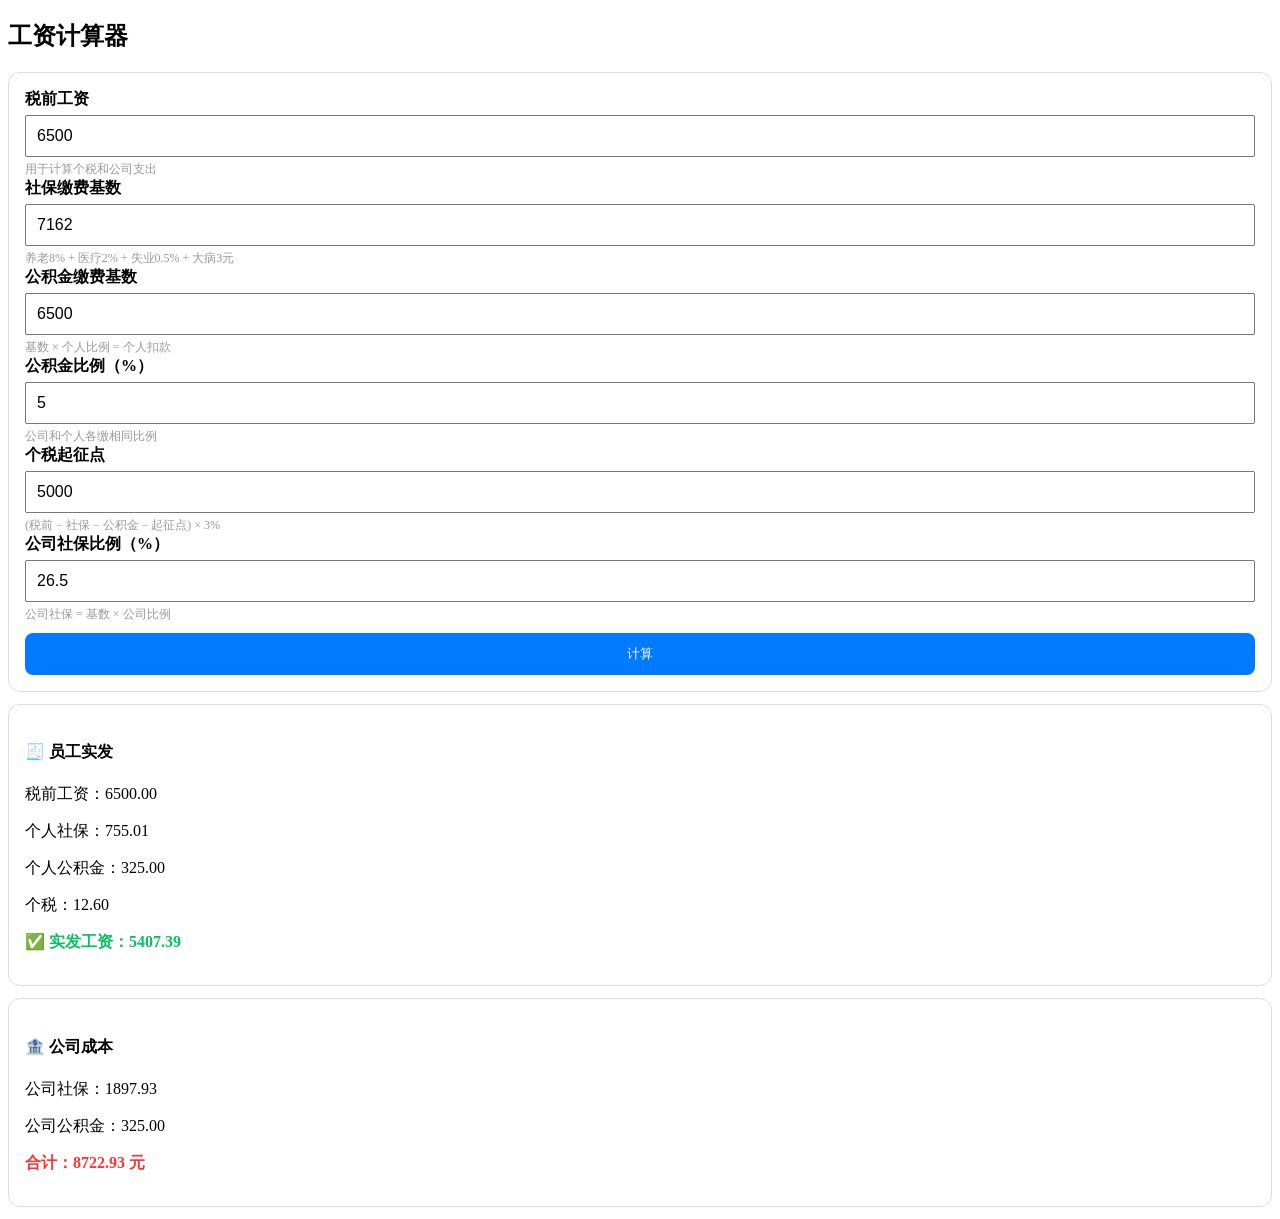
<file: calc.html>
<!DOCTYPE html>
<meta charset="UTF-8">
<title>工资计算器</title>
<style>
  @import "https://lsong.org/css/stylesheet.css";

  label {
    display: block;
    margin-bottom: 5px;
    font-weight: bold
  }

  input {
    width: 100%;
    padding: 10px;
    font-size: 16px;
    box-sizing: border-box
  }

  button {
    background: #007AFF;
    color: white;
    border: none;
    border-radius: 8px;
    width: 100%;
    padding: 12px;
    margin-top: 10px
  }

  .card {
    border: 1px solid #ddd;
    border-radius: 12px;
    padding: 16px;
    margin: 12px 0
  }

  .green {
    color: #07c160;
    font-weight: bold
  }

  .red {
    color: #ff3333;
    font-weight: bold
  }

  .note {
    font-size: 12px;
    color: #999;
    margin-top: 4px
  }
</style>

<body>

    <h2>工资计算器</h2>

    <div class="card">
      <div class="item">
        <label>税前工资</label>
        <input type="number" id="salary" value="6500">
        <div class="note">用于计算个税和公司支出</div>
      </div>
      <div class="item">
        <label>社保缴费基数</label>
        <input type="number" id="socialBase" value="7162">
        <div class="note">养老8% + 医疗2% + 失业0.5% + 大病3元</div>
      </div>
      <div class="item">
        <label>公积金缴费基数</label>
        <input type="number" id="fundBase" value="6500">
        <div class="note">基数 × 个人比例 = 个人扣款</div>
      </div>
      <div class="item">
        <label>公积金比例（%）</label>
        <input type="number" id="fundRate" value="5">
        <div class="note">公司和个人各缴相同比例</div>
      </div>
      <div class="item">
        <label>个税起征点</label>
        <input type="number" id="taxFree" value="5000">
        <div class="note">(税前 − 社保 − 公积金 − 起征点) × 3%</div>
      </div>
      <div class="item">
        <label>公司社保比例（%）</label>
        <input type="number" id="companySocialRate" value="26.5">
        <div class="note">公司社保 = 基数 × 公司比例</div>
      </div>
      <button onclick="calc()">计算</button>
    </div>

    <div id="result"></div>
</body>
<script>
  function calc() {
    // 读取输入框
    const salary = +document.getElementById('salary').value
    const socialBase = +document.getElementById('socialBase').value
    const fundBase = +document.getElementById('fundBase').value
    const fundRate = +document.getElementById('fundRate').value / 100
    const taxFree = +document.getElementById('taxFree').value
    const companySocialRate = +document.getElementById('companySocialRate').value / 100

    // 个人社保 = 养老8% + 医疗2% + 失业0.5% + 大病3元
    const personalSocial =
      socialBase * 0.08   // 养老
      + socialBase * 0.02 // 医疗
      + socialBase * 0.005 // 失业
      + 3; // 北京大病统筹 3 元

    // 个人公积金
    const personalFund = fundBase * fundRate

    // 个税
    const taxable = salary - personalSocial - personalFund - taxFree
    const tax = Math.max(0, taxable * 0.03)

    // 实发工资
    const realTake = salary - personalSocial - personalFund - tax

    // 公司部分
    const companySocial = socialBase * companySocialRate
    const companyFund = fundBase * fundRate
    const companyTotal = salary + companySocial + companyFund

    // 输出
    document.getElementById('result').innerHTML = `
<div class="card">
  <h4>🧾 员工实发</h4>
  <p>税前工资：${salary.toFixed(2)}</p>
  <p>个人社保：${personalSocial.toFixed(2)}</p>
  <p>个人公积金：${personalFund.toFixed(2)}</p>
  <p>个税：${tax.toFixed(2)}</p>
  <p class="green">✅ 实发工资：${realTake.toFixed(2)}</p>
</div>

<div class="card">
  <h4>🏦 公司成本</h4>
  <p>公司社保：${companySocial.toFixed(2)}</p>
  <p>公司公积金：${companyFund.toFixed(2)}</p>
  <p class="red">合计：${companyTotal.toFixed(2)} 元</p>
</div>
`
  }
  calc()
</script>
</file>
